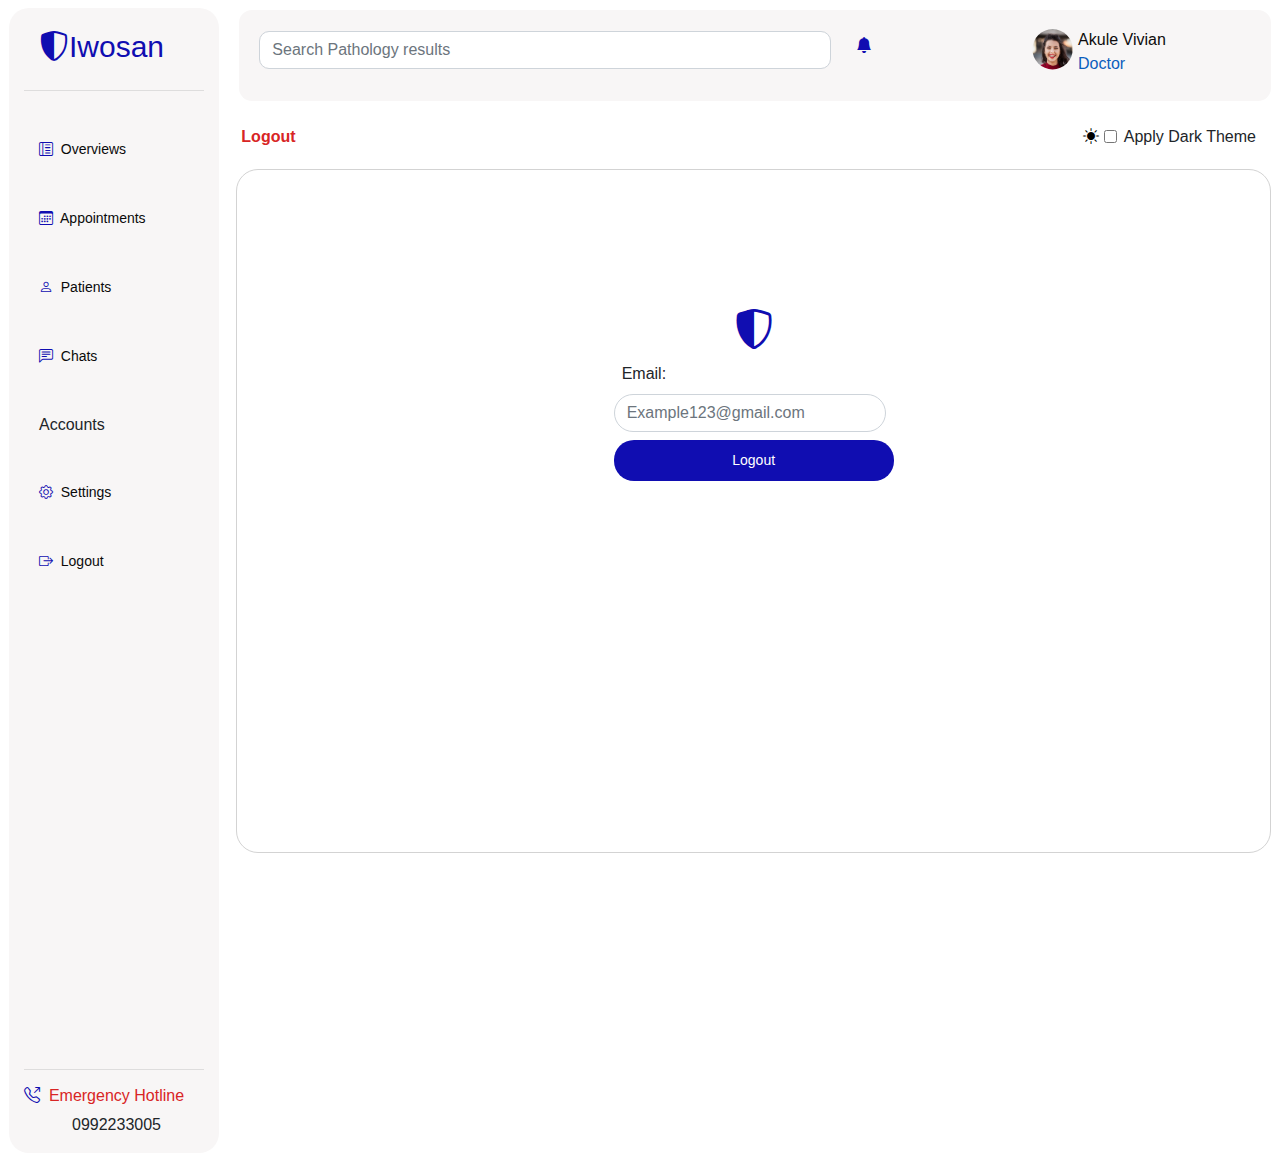
<file: AdminPanel/index.html>
<!DOCTYPE html>
<html lang="en">

<head>
    <meta charset="UTF-8">
    <meta http-equiv="X-UA-Compatible" content="IE=edge">
    <meta name="viewport" content="width=device-width, initial-scale=1.0">
    <meta http-equiv="refresh" content="url='/patients.html'" />
    <meta http-equiv="refresh" content="url='/chat.html'" />
    <meta http-equiv="refresh" content="url='/signin.html'" />
    <link href="https://fonts.googleapis.com/icon?family=Material+Icons" rel="stylesheet">
    <link rel="stylesheet" href="https://cdn.jsdelivr.net/npm/bootstrap@4.6.1/dist/css/bootstrap.min.css">
    <link rel="stylesheet" href="https://pro.fontawesome.com/releases/v5.10.0/css/all.css" integrity="sha384-AYmEC3Yw5cVb3ZcuHtOA93w35dYTsvhLPVnYs9eStHfGJvOvKxVfELGroGkvsg+p" crossorigin="anonymous" />
    <link rel="stylesheet" href="https://cdnjs.cloudflare.com/ajax/libs/font-awesome/4.7.0/css/font-awesome.min.css">
    <link rel="stylesheet" href="https://cdn.jsdelivr.net/npm/bootstrap-icons@1.7.2/font/bootstrap-icons.css">
    <link href="https://cdn.jsdelivr.net/npm/bootstrap@5.0.2/dist/css/bootstrap.min.css" rel="stylesheet" integrity="sha384-EVSTQN3/azprG1Anm3QDgpJLIm9Nao0Yz1ztcQTwFspd3yD65VohhpuuCOmLASjC" crossorigin="anonymous">
    <link rel="stylesheet" href="./css/style.css">
    <title>Admin Dashboard</title>
</head>

<body>
    <div class="container-fluid pl-4 pr-4 ml-0 mr-0 ">
        <div class="row">
            <nav class="col-lg-2  navbar-expand-lg side-bar">
                <div class="side-menu">
                    <a class="navbar-brand pt-3 color"><i class="bi bi-shield-shaded"></i>Iwosan</a>
                    <button class="navbar-toggler text-left" type="button" data-toggle="collapse" data-target="#navbarsExample05" aria-controls="navbarsExample05" aria-expanded="false" aria-label="Toggle navigation">
                        <span class="navbar-toggler-icon hamburger"><i class="bi bi-list"></i></span>
                      </button>
                    <hr class="emergancy">
                    <div class="navbar-collapse collapse" id="navbarsExample05">
                        <ul class="mt-2  list-unstyled ">
                            <a href="#" class="list-items">
                                <li class="mt-4"> <i class="bi bi-layout-text-sidebar-reverse"></i>&nbsp; Overviews</li>
                            </a>
                            <a href="#" class="list-items">
                                <li class="mt-5"><i class="bi bi-calendar3"></i>&nbsp; Appointments</li>
                            </a>
                            <a href="patients.html" class="list-items">
                                <li class="mt-5"><i class="bi bi-person"></i>&nbsp; Patients</li>
                            </a>
                            <a href="/chat.html" class="list-items">
                                <li class="mt-5"><i class="bi bi-chat-left-text"></i>&nbsp; Chats</li>
                            </a>
                            <h6 class="mt-5">Accounts</h6>
                            <a href="#" class="list-items">
                                <li class="mt-5"><i class="bi bi-gear"></i>&nbsp; Settings</li>
                            </a>
                            <a href="./Signin.html" class="list-items">
                                <li class="mt-5"><i class="bi bi-box-arrow-right"></i>&nbsp; Logout</li>
                            </a>
                        </ul>
                    </div>
                </div>

                <hr class="emergancy">
                <div class="emergancy">
                    <h6 class="emergancy-heading"><i class="bi bi-telephone-outbound"></i>&nbsp; Emergency Hotline</h6>
                    <p class="ml-5">0992233005 </p>
                </div>
            </nav>
            <div class="col-lg-10 col-md-12">
                <div class="row search-bar">
                    <div class="col-lg-7 mt-2">
                        <div>
                            <input type="email" class="form-control header-input" id="exampleInputEmail1" aria-describedby="emailHelp" placeholder="Search Pathology results">
                        </div>
                    </div>
                    <div class="col-lg-2 d-flex justify-content-start mt-4 notifiction-icon">
                        <i class="bi bi-bell-fill"></i>
                    </div>
                    <div class="col-lg-3 mt-3 d-flex justify-content-start user-profile-div">
                        <img src="./images/img4.jpg" class="user-img">
                        <a class="user-profile">Akule Vivian
                            <br>
                           <span class="designation">Doctor</span>
                        </a>

                    </div>

                </div>




                <div class="row mt-4">
                    <div class="col-lg-6">
                        <a href="./Signin.html" class="logout">Logout</a>
                    </div>
                    <div class="col-lg-6 d-flex justify-content-end dark-theme">
                        <i class="bi bi-brightness-high-fill "></i>&nbsp;
                        <div class="form-check form-switch">
                            <input onchange="myFuncton()" class="form-check-input" type="checkbox" id="flexSwitchCheckDefault">
                            <label class="form-check-label" for="flexSwitchCheckDefault">Apply Dark Theme</label>
                        </div>
                    </div>
                </div>

                <div class="row justify-content-center demention">
                    <div class="col-lg-12 main-content">
                        <div class="mt-3">
                            <h1 class="d-flex justify-content-center"><i class="bi bi-shield-shaded"></i></h1>
                            <label class="ml-2" for="email">Email:</label>
                            <input class="form-control main-input" type="text" placeholder="Example123@gmail.com" aria-label="default input example">
                            <button type="button" class="btn btn-primary main-btn mt-2">Logout</button>
                        </div>
                    </div>
                </div>


            </div>
        </div>
    </div>
</body>
<script src="https://cdn.jsdelivr.net/npm/jquery@3.5.1/dist/jquery.slim.min.js"></script>
<script src="https://cdn.jsdelivr.net/npm/bootstrap@4.6.1/dist/js/bootstrap.bundle.min.js"></script>
<script src="https://cdn.jsdelivr.net/npm/@popperjs/core@2.9.2/dist/umd/popper.min.js" integrity="sha384-IQsoLXl5PILFhosVNubq5LC7Qb9DXgDA9i+tQ8Zj3iwWAwPtgFTxbJ8NT4GN1R8p" crossorigin="anonymous"></script>
<script src="https://cdn.jsdelivr.net/npm/bootstrap@5.0.2/dist/js/bootstrap.min.js" integrity="sha384-cVKIPhGWiC2Al4u+LWgxfKTRIcfu0JTxR+EQDz/bgldoEyl4H0zUF0QKbrJ0EcQF" crossorigin="anonymous"></script>
<script>
    function myFunction() {
        var element = document.body;
        element.classList.toggle("dark-mode");
    }
</script>

</html>
</file>
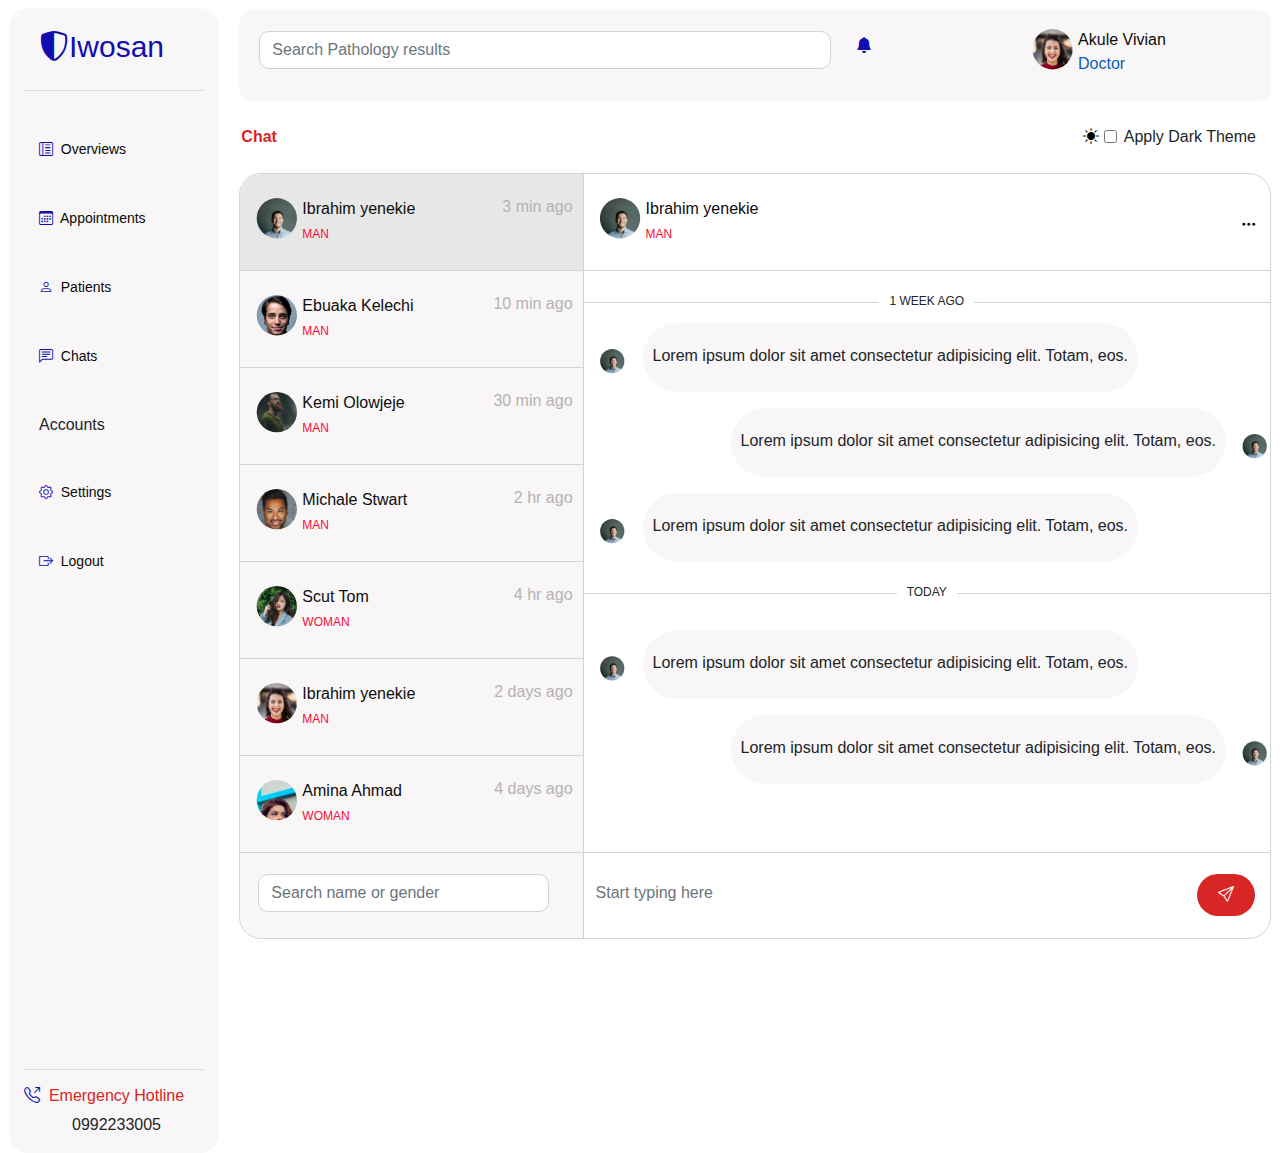
<file: AdminPanel/chat.html>
<!DOCTYPE html>
<html lang="en">

<head>
    <meta charset="UTF-8">
    <meta http-equiv="X-UA-Compatible" content="IE=edge">
    <meta name="viewport" content="width=device-width, initial-scale=1.0">
    <link href="https://fonts.googleapis.com/icon?family=Material+Icons" rel="stylesheet">
    <link rel="stylesheet" href="https://cdn.jsdelivr.net/npm/bootstrap@4.6.1/dist/css/bootstrap.min.css">
    <link rel="stylesheet" href="https://pro.fontawesome.com/releases/v5.10.0/css/all.css" integrity="sha384-AYmEC3Yw5cVb3ZcuHtOA93w35dYTsvhLPVnYs9eStHfGJvOvKxVfELGroGkvsg+p" crossorigin="anonymous" />
    <link rel="stylesheet" href="https://cdnjs.cloudflare.com/ajax/libs/font-awesome/4.7.0/css/font-awesome.min.css">
    <link rel="stylesheet" href="https://cdn.jsdelivr.net/npm/bootstrap-icons@1.7.2/font/bootstrap-icons.css">
    <link href="https://cdn.jsdelivr.net/npm/bootstrap@5.0.2/dist/css/bootstrap.min.css" rel="stylesheet" integrity="sha384-EVSTQN3/azprG1Anm3QDgpJLIm9Nao0Yz1ztcQTwFspd3yD65VohhpuuCOmLASjC" crossorigin="anonymous">
    <link rel="stylesheet" href="./css/style.css">
    <title>Chat</title>
</head>

<body>
    <div class="container-fluid pl-4 pr-4 ml-0 mr-0 ">
        <div class="row">
            <nav class="col-lg-2  navbar-expand-lg side-bar">
                <div class="side-menu">
                    <a class="navbar-brand pt-3 color"><i class="bi bi-shield-shaded"></i>Iwosan</a>
                    <button class="navbar-toggler text-left" type="button" data-toggle="collapse" data-target="#navbarsExample05" aria-controls="navbarsExample05" aria-expanded="false" aria-label="Toggle navigation">
                        <span class="navbar-toggler-icon hamburger"><i class="bi bi-list"></i></span>
                      </button>
                    <hr class="emergancy">
                    <div class="navbar-collapse collapse" id="navbarsExample05">
                        <ul class="mt-2  list-unstyled ">
                            <a href="./index.html" class="list-items">
                                <li class="mt-4"> <i class="bi bi-layout-text-sidebar-reverse"></i>&nbsp; Overviews</li>
                            </a>
                            <a href="#" class="list-items">
                                <li class="mt-5"><i class="bi bi-calendar3"></i>&nbsp; Appointments</li>
                            </a>
                            <a href="patients.html" class="list-items">
                                <li class="mt-5"><i class="bi bi-person"></i>&nbsp; Patients</li>
                            </a>
                            <a href="./chat.html" class="list-items">
                                <li class="mt-5"><i class="bi bi-chat-left-text"></i>&nbsp; Chats</li>
                            </a>
                            <h6 class="mt-5">Accounts</h6>
                            <a href="#" class="list-items">
                                <li class="mt-5"><i class="bi bi-gear"></i>&nbsp; Settings</li>
                            </a>
                            <a href="./Signin.html" class="list-items">
                                <li class="mt-5"><i class="bi bi-box-arrow-right"></i>&nbsp; Logout</li>
                            </a>
                        </ul>
                    </div>
                </div>

                <hr class="emergancy">
                <div class="emergancy">
                    <h6 class="emergancy-heading"><i class="bi bi-telephone-outbound"></i>&nbsp; Emergency Hotline</h6>
                    <p class="ml-5">0992233005 </p>
                </div>
            </nav>
            <div class="col-lg-10 col-md-12">
                <div class="row search-bar">
                    <div class="col-lg-7 mt-2">
                        <div>
                            <input type="email" class="form-control header-input" id="exampleInputEmail1" aria-describedby="emailHelp" placeholder="Search Pathology results">
                        </div>
                    </div>
                    <div class="col-lg-2 d-flex justify-content-start mt-4 notifiction-icon">
                        <i class="bi bi-bell-fill"></i>
                    </div>
                    <div class="col-lg-3 mt-3 d-flex justify-content-start user-profile-div">
                        <img src="./images/img4.jpg" class="user-img">
                        <a class="user-profile">Akule Vivian
                            <br>
                           <span class="designation">Doctor</span>
                        </a>

                    </div>

                </div>




                <div class="row mt-4">
                    <div class="col-lg-6">
                        <a href="#" class="logout">Chat</a>
                    </div>
                    <div class="col-lg-6 d-flex justify-content-end dark-theme">
                        <i class="bi bi-brightness-high-fill "></i>&nbsp;
                        <div class="form-check form-switch">
                            <input class="form-check-input" type="checkbox" id="flexSwitchCheckDefault">
                            <label class="form-check-label" for="flexSwitchCheckDefault">Apply Dark Theme</label>
                        </div>
                    </div>
                </div>
                <div class="row mt-4 chat-container">
                    <div class="col-lg-4 pl-0 pr-0" style="border-right: 1px solid lightgray;">
                        <div class="sidebar-header d-flex justify-content-between">
                            <div class="d-flex">
                                <img src="./images/ben-parker-OhKElOkQ3RE-unsplash.jpg" class="user-img">
                                <a class="user-profile">Ibrahim yenekie
                                    <br>
                                    <span class="gender">MAN</span>
                                </a>
                            </div>
                            <div class="text-color">
                                3 min ago
                            </div>




                        </div>

                        <div class="sidebar-items">
                            <div class="d-flex">
                                <img src="./images/jurica-koletic-7YVZYZeITc8-unsplash.jpg" class="user-img">
                                <a class="user-profile">Ebuaka Kelechi
                                    <br>
                                    <span class="gender">MAN</span>
                                </a>
                            </div>
                            <div class="text-color">
                                10 min ago
                            </div>

                        </div>
                        <div class="sidebar-items">
                            <div class="d-flex">
                                <img src="./images/jakob-owens-lkMJcGDZLVs-unsplash.jpg" class="user-img">
                                <a class="user-profile">Kemi Olowjeje
                                    <br>
                                    <span class="gender">MAN</span>
                                </a>
                            </div>
                            <div class="text-color">
                                30 min ago
                            </div>
                        </div>
                        <div class="sidebar-items">
                            <div class="d-flex">
                                <img src="./images/joseph-gonzalez-iFgRcqHznqg-unsplash.jpg" class="user-img">
                                <a class="user-profile">Michale Stwart
                                    <br>
                                    <span class="gender">MAN</span>
                                </a>
                            </div>
                            <div class="text-color">
                                2 hr ago
                            </div>
                        </div>
                        <div class="sidebar-items">
                            <div class="d-flex">
                                <img src="./images/anthony-tran-3Xkms-gMvZg-unsplash.jpg" class="user-img">
                                <a class="user-profile">Scut Tom
                                    <br>
                                    <span class="gender">WOMAN</span>
                                </a>
                            </div>
                            <div class="text-color">
                                4 hr ago
                            </div>
                        </div>
                        <div class="sidebar-items">
                            <div class="d-flex">
                                <img src="./images/img4.jpg" class="user-img">
                                <a class="user-profile">Ibrahim yenekie
                                    <br>
                                    <span class="gender">MAN</span>
                                </a>
                            </div>
                            <div class="text-color">
                                2 days ago
                            </div>
                        </div>
                        <div class="sidebar-items">
                            <div class="d-flex">
                                <img src="./images/ayo-ogunseinde-6W4F62sN_yI-unsplash.jpg" class="user-img">
                                <a class="user-profile">Amina Ahmad
                                    <br>
                                    <span class="gender">WOMAN</span>
                                </a>
                            </div>
                            <div class="text-color">
                                4 days ago
                            </div>
                        </div>
                        <div class="sidebar-lastitem">
                            <input type="text" class="form-control sidebar-search" placeholder="Search name or gender">
                        </div>

                    </div>
                    <div class="col-lg-8  pl-0 pr-0">
                        <div class="chat-header d-flex justify-content-between">
                            <div class="d-flex">
                                <img src="./images/ben-parker-OhKElOkQ3RE-unsplash.jpg" class="user-img">
                                <a class="user-profile">Ibrahim yenekie
                                    <br>
                                    <span class="gender">MAN</span>
                                </a>
                            </div>
                            <div class="dropdown d-flex justify-content-end mt-16">
                                <button class="btn dot-btn  " type="button" id="dropdownMenuButton" data-toggle="dropdown" aria-haspopup="true" aria-expanded="false">
                                   <div class="fs-4 dot-menu">
                                    <i class="bi bi-three-dots "></i>
                                   </div>
                                </button>
                                <div class="dropdown-menu" aria-labelledby="dropdownMenuButton">
                                    <a class="dropdown-item fs-12 " href="#">CHAT</a>
                                    <hr class="m-0">
                                    <a class="dropdown-item fs-12" href="#">BOOK</a>

                                </div>
                            </div>


                        </div>
                        <div class="row">
                            <div class="col-lg-12">
                                <div>
                                    <p class="chat-time"><span>1 WEEK AGO</span></p>

                                </div>
                            </div>
                            <div class="col-lg-12 d-flex">
                                <img src="./images/ben-parker-OhKElOkQ3RE-unsplash.jpg" class="chat-img">
                                <div class="message">
                                    Lorem ipsum dolor sit amet consectetur adipisicing elit. Totam, eos.
                                </div>
                            </div>
                            <div class="col-lg-12 d-flex justify-content-end mt-3">
                                <div class="message">
                                    Lorem ipsum dolor sit amet consectetur adipisicing elit. Totam, eos.
                                </div>
                                <img src="./images/ben-parker-OhKElOkQ3RE-unsplash.jpg" class="chat-img">
                            </div>
                            <div class="col-lg-12 d-flex mt-3">
                                <img src="./images/ben-parker-OhKElOkQ3RE-unsplash.jpg" class="chat-img">
                                <div class="message">
                                    Lorem ipsum dolor sit amet consectetur adipisicing elit. Totam, eos.
                                </div>
                            </div>
                            <div class="col-lg-12">
                                <div>
                                    <p class="chat-time"><span>TODAY</span></p>

                                </div>
                            </div>
                            <div class="col-lg-12 d-flex mt-3">
                                <img src="./images/ben-parker-OhKElOkQ3RE-unsplash.jpg" class="chat-img">
                                <div class="message">
                                    Lorem ipsum dolor sit amet consectetur adipisicing elit. Totam, eos.
                                </div>
                            </div>
                            <div class="col-lg-12 d-flex justify-content-end mt-3">
                                <div class="message">
                                    Lorem ipsum dolor sit amet consectetur adipisicing elit. Totam, eos.
                                </div>
                                <img src="./images/ben-parker-OhKElOkQ3RE-unsplash.jpg" class="chat-img">
                            </div>


                        </div>
                        <div class="chat-footer d-flex justify-content-between">
                            <div class="col-lg-9 pl-0">
                                <input class="form-control pl-0 footer-search" placeholder="Start typing here">
                            </div>
                            <div class="col-lg-3 d-flex justify-content-end">
                                <button class="btn footer-btn"><i class="bi bi-send"></i></button>

                            </div>
                        </div>


                    </div>

                </div>
            </div>






        </div>
    </div>
    </div>
</body>
<script src="https://cdn.jsdelivr.net/npm/jquery@3.5.1/dist/jquery.slim.min.js"></script>
<script src="https://cdn.jsdelivr.net/npm/bootstrap@4.6.1/dist/js/bootstrap.bundle.min.js"></script>
<script src="https://cdn.jsdelivr.net/npm/@popperjs/core@2.9.2/dist/umd/popper.min.js" integrity="sha384-IQsoLXl5PILFhosVNubq5LC7Qb9DXgDA9i+tQ8Zj3iwWAwPtgFTxbJ8NT4GN1R8p" crossorigin="anonymous"></script>
<script src="https://cdn.jsdelivr.net/npm/bootstrap@5.0.2/dist/js/bootstrap.min.js" integrity="sha384-cVKIPhGWiC2Al4u+LWgxfKTRIcfu0JTxR+EQDz/bgldoEyl4H0zUF0QKbrJ0EcQF" crossorigin="anonymous"></script>

</html>
</file>
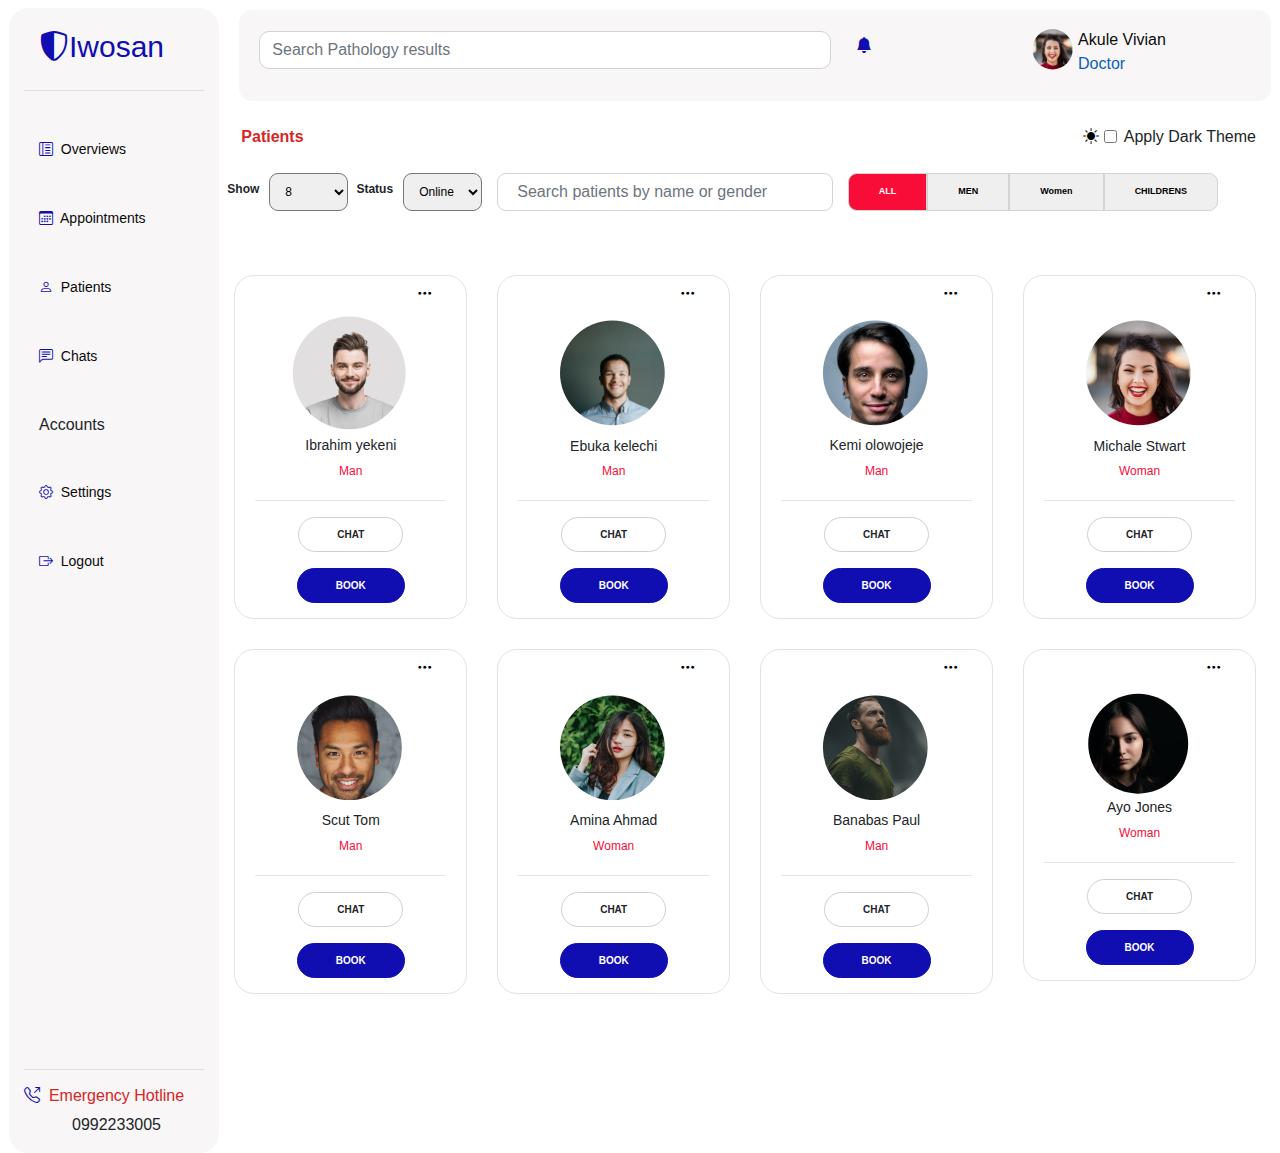
<file: AdminPanel/patients.html>
<!DOCTYPE html>
<html lang="en">

<head>
    <meta charset="UTF-8">
    <meta http-equiv="X-UA-Compatible" content="IE=edge">
    <meta name="viewport" content="width=device-width, initial-scale=1.0">
    <link href="https://fonts.googleapis.com/icon?family=Material+Icons" rel="stylesheet">
    <link rel="stylesheet" href="https://cdn.jsdelivr.net/npm/bootstrap@4.6.1/dist/css/bootstrap.min.css">
    <link rel="stylesheet" href="https://pro.fontawesome.com/releases/v5.10.0/css/all.css" integrity="sha384-AYmEC3Yw5cVb3ZcuHtOA93w35dYTsvhLPVnYs9eStHfGJvOvKxVfELGroGkvsg+p" crossorigin="anonymous" />
    <link rel="stylesheet" href="https://cdnjs.cloudflare.com/ajax/libs/font-awesome/4.7.0/css/font-awesome.min.css">
    <link rel="stylesheet" href="https://cdn.jsdelivr.net/npm/bootstrap-icons@1.7.2/font/bootstrap-icons.css">
    <link href="https://cdn.jsdelivr.net/npm/bootstrap@5.0.2/dist/css/bootstrap.min.css" rel="stylesheet" integrity="sha384-EVSTQN3/azprG1Anm3QDgpJLIm9Nao0Yz1ztcQTwFspd3yD65VohhpuuCOmLASjC" crossorigin="anonymous">
    <link rel="stylesheet" href="./css/style.css">
    <title>Patients</title>
</head>

<body>
    <div class="container-fluid pl-4 pr-4 ml-0 mr-0 ">
        <div class="row">
            <nav class="col-lg-2  navbar-expand-lg side-bar">
                <div class="side-menu">
                    <a class="navbar-brand pt-3 color"><i class="bi bi-shield-shaded"></i>Iwosan</a>
                    <button class="navbar-toggler text-left" type="button" data-toggle="collapse" data-target="#navbarsExample05" aria-controls="navbarsExample05" aria-expanded="false" aria-label="Toggle navigation">
                        <span class="navbar-toggler-icon hamburger"><i class="bi bi-list"></i></span>
                      </button>
                    <hr class="emergancy">
                    <div class="navbar-collapse collapse" id="navbarsExample05">
                        <ul class="mt-2  list-unstyled ">
                            <a href="/index.html" class="list-items">
                                <li class="mt-4"> <i class="bi bi-layout-text-sidebar-reverse"></i>&nbsp; Overviews</li>
                            </a>
                            <a href="#" class="list-items">
                                <li class="mt-5"><i class="bi bi-calendar3"></i>&nbsp; Appointments</li>
                            </a>
                            <a href="./patients.html" class="list-items">
                                <li class="mt-5"><i class="bi bi-person"></i>&nbsp; Patients</li>
                            </a>
                            <a href="./chat.html" class="list-items">
                                <li class="mt-5"><i class="bi bi-chat-left-text"></i>&nbsp; Chats</li>
                            </a>
                            <h6 class="mt-5">Accounts</h6>
                            <a href="#" class="list-items">
                                <li class="mt-5"><i class="bi bi-gear"></i>&nbsp; Settings</li>
                            </a>
                            <a href="./Signin.html" class="list-items">
                                <li class="mt-5"><i class="bi bi-box-arrow-right"></i>&nbsp; Logout</li>
                            </a>
                        </ul>
                    </div>
                </div>

                <hr class="emergancy">
                <div class="emergancy">
                    <h6 class="emergancy-heading"><i class="bi bi-telephone-outbound"></i>&nbsp; Emergency Hotline</h6>
                    <p class="ml-5">0992233005 </p>
                </div>
            </nav>
            <div class="col-lg-10 col-md-12">
                <div class="row search-bar">
                    <div class="col-lg-7 mt-2">
                        <div>
                            <input type="email" class="form-control header-input" id="exampleInputEmail1" aria-describedby="emailHelp" placeholder="Search Pathology results">
                        </div>
                    </div>
                    <div class="col-lg-2 d-flex justify-content-start mt-4 notifiction-icon">
                        <i class="bi bi-bell-fill"></i>
                    </div>
                    <div class="col-lg-3 mt-3 d-flex justify-content-start user-profile-div">
                        <img src="./images/img4.jpg" class="user-img">
                        <a class="user-profile">Akule Vivian
                            <br>
                           <span class="designation">Doctor</span>
                        </a>

                    </div>

                </div>




                <div class="row mt-4">
                    <div class="col-lg-6">
                        <a href="#" class="logout">Patients</a>
                    </div>
                    <div class="col-lg-6 d-flex justify-content-end dark-theme">
                        <i class="bi bi-brightness-high-fill "></i>&nbsp;
                        <div class="form-check form-switch">
                            <input class="form-check-input" type="checkbox" id="flexSwitchCheckDefault">
                            <label class="form-check-label" for="flexSwitchCheckDefault">Apply Dark Theme</label>
                        </div>
                    </div>
                </div>

                <div class="row mt-4">
                    <div class="col-xl-3 col-lg-6 col-md-6 col-sm-6 d-flex pr-0 pl-0  justify-content-center ">

                        <label for="status" class="dropdown-font">Show</label>
                        <select class="form-select form-select-lg mb-3 select-dropdown" aria-label=".form-select-lg example">
                                    <option selected class="option-dropdown">8</option>
                                    <option value="1">1</option>
                                    <option value="1">2</option>
                                    <option value="1">3</option>
                                    <option value="1">4</option>
                                  </select>
                        <label for="status" class="dropdown-font">Status</label>
                        <select class="form-select form-select-lg mb-3 select-dropdown" aria-label=".form-select-lg example">
                                    <option selected>Online</option>
                                    <option value="1">Offline</option>
                                  </select>

                    </div>
                    <div class="col-xl-4 col-lg-6 col-md-6 col-sm-6 pr-0 ">
                        <input type="email" class="form-control nav-input" id="exampleInputEmail1" aria-describedby="emailHelp" placeholder="Search patients by name or gender">
                    </div>
                    <div class="col-xl-5 col-lg-8 col-md-8 col-sm-8  button-grp">
                        <ul class="nav nav-pills mb-3 " id="pills-tab" role="tablist">
                            <li class="nav-item" role="presentation">
                                <button class="nav-link p-100 active " id="pills-home-tab" data-bs-toggle="pill" data-bs-target="#pills-home" type="button" role="tab" aria-controls="pills-home" style="border-radius: 9px 0 0 9px;" aria-selected="true">ALL</button>
                            </li>
                            <li class="nav-item" role="presentation">
                                <button class="nav-link p-100" id="pills-profile-tab" data-bs-toggle="pill" data-bs-target="#pills-profile" type="button" role="tab" aria-controls="pills-profile" aria-selected="false">MEN</button>
                            </li>
                            <li class="nav-item" role="presentation">
                                <button class="nav-link p-100" id="pills-contact-tab" data-bs-toggle="pill" data-bs-target="#pills-contact" type="button" role="tab" aria-controls="pills-contact" aria-selected="false">Women</button>
                            </li>
                            <li class="nav-item" role="presentation">
                                <button class="nav-link p-100" id="pills-childrens-tab" data-bs-toggle="pill" data-bs-target="#pills-childrens" type="button" role="tab" aria-controls="pills-childrens" style="border-radius: 0 9px 9px 0;" aria-selected="false">CHILDRENS</button>
                            </li>

                        </ul>

                        <!-- <div class="btn-group" role="group" aria-label="Basic example">
                            <button type="button" class="btn nav-btn active ">ALL</button>
                            <button type="button" class="btn nav-btn" style="outline: 0;">MEN</button>
                            <button type="button" class="btn nav-btn">WOMEN</button>
                            <button type="button" class="btn nav-btn">CHILDREN</button>
                        </div> -->
                    </div>

                </div>
                <div class="tab-content" id="pills-tabContent">
                    <div class="tab-pane fade show active" id="pills-home" role="tabpanel" aria-labelledby="pills-home-tab">
                        <div class="row mt-5 ">
                            <div class="col-lg-3 col-md-6 col-sm-6  mb-30 text-center">

                                <div class="block1 position-relative">

                                    <div class="dropdown d-flex justify-content-end mt-16">
                                        <button class="btn dot-btn  " type="button" id="dropdownMenuButton" data-toggle="dropdown" aria-haspopup="true" aria-expanded="false">
                                           <div class="fs-4 dot-menu">
                                            <i class="bi bi-three-dots "></i>
                                           </div>
                                        </button>
                                        <div class="dropdown-menu" aria-labelledby="dropdownMenuButton">
                                            <a class="dropdown-item fs-12 " href="#">CHAT</a>
                                            <hr class="m-0">
                                            <a class="dropdown-item fs-12" href="#">BOOK</a>

                                        </div>
                                    </div>
                                    <div><img src="images/imge2.jpg" class="card-img w-161"></div>
                                    <h6 class="f1-style">Ibrahim yekeni</h6>
                                    <p class="mb-20  gender">Man</p>
                                    <hr>
                                    <div class="mb-3">
                                        <button type="button" class="btn chat-btn">CHAT</button>
                                    </div>
                                    <div>
                                        <button type="button" class="btn btn-primary book-btn">BOOK</button>
                                    </div>

                                </div>
                            </div>
                            <div class="col-lg-3 col-md-6 col-sm-6  mb-30 text-center">
                                <div class="block1 position-relative">
                                    <div class="dropdown d-flex justify-content-end mt-16">
                                        <button class="btn  " type="button" id="dropdownMenuButton" data-toggle="dropdown" aria-haspopup="true" aria-expanded="false">
                                           <div class="fs-4 dot-menu">
                                            <i class="bi bi-three-dots "></i>
                                           </div>
                                        </button>
                                        <div class="dropdown-menu" aria-labelledby="dropdownMenuButton">
                                            <a class="dropdown-item fs-12" href="#">CHAT</a>
                                            <hr class="m-0">
                                            <a class="dropdown-item fs-12" href="#">BOOK</a>

                                        </div>
                                    </div>
                                    <img src="images/ben-parker-OhKElOkQ3RE-unsplash.jpg" class="card-img">
                                    <h6 class="f1-style">Ebuka kelechi</h6>
                                    <p class="mb-20  gender">Man</p>
                                    <hr>
                                    <div class="mb-3">
                                        <button type="button" class="btn chat-btn">CHAT</button>
                                    </div>
                                    <div>
                                        <button type="button" class="btn btn-primary book-btn">BOOK</button>
                                    </div>

                                </div>
                            </div>
                            <div class="col-lg-3 col-md-6 col-sm-6  mb-30 text-center">
                                <div class="block1 position-relative">
                                    <div class="dropdown d-flex justify-content-end mt-16">
                                        <button class="btn  " type="button" id="dropdownMenuButton" data-toggle="dropdown" aria-haspopup="true" aria-expanded="false">
                                           <div class="fs-4 dot-menu">
                                            <i class="bi bi-three-dots "></i>
                                           </div>
                                        </button>
                                        <div class="dropdown-menu" aria-labelledby="dropdownMenuButton">
                                            <a class="dropdown-item fs-12" href="#">CHAT</a>
                                            <hr class="m-0">
                                            <a class="dropdown-item fs-12" href="#">BOOK </a>

                                        </div>
                                    </div>
                                    <img src="images/jurica-koletic-7YVZYZeITc8-unsplash.jpg" class="card-img">
                                    <h6 class="f1-style">Kemi olowojeje</h6>
                                    <p class="mb-20  gender">Man</p>
                                    <hr>
                                    <div class="mb-3">
                                        <button type="button" class="btn chat-btn">CHAT</button>
                                    </div>
                                    <div>
                                        <button type="button" class="btn btn-primary book-btn">BOOK</button>
                                    </div>

                                </div>
                            </div>
                            <div class="col-lg-3 col-md-6 col-sm-6  mb-30 text-center">
                                <div class="block1 position-relative">
                                    <div class="dropdown d-flex justify-content-end mt-16">
                                        <button class="btn  " type="button" id="dropdownMenuButton" data-toggle="dropdown" aria-haspopup="true" aria-expanded="false">
                                           <div class="fs-4 dot-menu">
                                            <i class="bi bi-three-dots "></i>
                                           </div>
                                        </button>
                                        <div class="dropdown-menu" aria-labelledby="dropdownMenuButton">
                                            <a class="dropdown-item fs-12" href="#">CHAT</a>
                                            <hr class="m-0">
                                            <a class="dropdown-item fs-12" href="#">BOOK</a>

                                        </div>
                                    </div>
                                    <img src="images/img4.jpg" class="card-img">
                                    <h6 class="f1-style">Michale Stwart</h6>
                                    <p class="mb-20  gender">Woman</p>
                                    <hr>
                                    <div class="mb-3">
                                        <button type="button" class="btn chat-btn">CHAT</button>
                                    </div>
                                    <div>
                                        <button type="button" class="btn btn-primary book-btn">BOOK</button>
                                    </div>

                                </div>
                            </div>

                            <div class="col-lg-3 col-md-6 col-sm-6  mb-30 text-center">
                                <div class="block1 position-relative">
                                    <div class="dropdown d-flex justify-content-end mt-16">
                                        <button class="btn  " type="button" id="dropdownMenuButton" data-toggle="dropdown" aria-haspopup="true" aria-expanded="false">
                                           <div class="fs-4 dot-menu">
                                            <i class="bi bi-three-dots "></i>
                                           </div>
                                        </button>
                                        <div class="dropdown-menu" aria-labelledby="dropdownMenuButton">
                                            <a class="dropdown-item fs-12" href="#">CHAT</a>
                                            <hr class="m-0">
                                            <a class="dropdown-item fs-12" href="#">BOOK</a>

                                        </div>
                                    </div>
                                    <img src="images/joseph-gonzalez-iFgRcqHznqg-unsplash.jpg" class="card-img">
                                    <h6 class="f1-style">Scut Tom</h6>
                                    <p class="mb-20  gender">Man</p>
                                    <hr>
                                    <div class="mb-3">
                                        <button type="button" class="btn chat-btn">CHAT</button>
                                    </div>
                                    <div>
                                        <button type="button" class="btn btn-primary book-btn">BOOK</button>
                                    </div>

                                </div>
                            </div>
                            <div class="col-lg-3 col-md-6 col-sm-6  mb-30 text-center">
                                <div class="block1 position-relative">
                                    <div class="dropdown d-flex justify-content-end mt-16">
                                        <button class="btn  " type="button" id="dropdownMenuButton" data-toggle="dropdown" aria-haspopup="true" aria-expanded="false">
                                           <div class="fs-4 dot-menu">
                                            <i class="bi bi-three-dots "></i>
                                           </div>
                                        </button>
                                        <div class="dropdown-menu" aria-labelledby="dropdownMenuButton">
                                            <a class="dropdown-item fs-12" href="#">CHAT</a>
                                            <hr class="m-0">
                                            <a class="dropdown-item fs-12" href="#">BOOK</a>

                                        </div>
                                    </div>
                                    <img src="images/anthony-tran-3Xkms-gMvZg-unsplash.jpg" class="card-img">
                                    <h6 class="f1-style">Amina Ahmad</h6>
                                    <p class="mb-20  gender">Woman</p>
                                    <hr>
                                    <div class="mb-3">
                                        <button type="button" class="btn chat-btn">CHAT</button>
                                    </div>
                                    <div>
                                        <button type="button" class="btn btn-primary book-btn">BOOK</button>
                                    </div>

                                </div>
                            </div>
                            <div class="col-lg-3 col-md-6 col-sm-6  mb-30 text-center">
                                <div class="block1 position-relative">
                                    <div class="dropdown d-flex justify-content-end mt-16">
                                        <button class="btn  " type="button" id="dropdownMenuButton" data-toggle="dropdown" aria-haspopup="true" aria-expanded="false">
                                           <div class="fs-4 dot-menu">
                                            <i class="bi bi-three-dots "></i>
                                           </div>
                                        </button>
                                        <div class="dropdown-menu" aria-labelledby="dropdownMenuButton">
                                            <a class="dropdown-item fs-12" href="#">CHAT</a>
                                            <hr class="m-0">
                                            <a class="dropdown-item fs-12" href="#">BOOK </a>

                                        </div>
                                    </div>
                                    <img src="images/jakob-owens-lkMJcGDZLVs-unsplash.jpg" class="card-img">
                                    <h6 class="f1-style">Banabas Paul</h6>
                                    <p class="mb-20  gender">Man</p>
                                    <hr>
                                    <div class="mb-3">
                                        <button type="button" class="btn chat-btn">CHAT</button>
                                    </div>
                                    <div>
                                        <button type="button" class="btn btn-primary book-btn">BOOK</button>
                                    </div>

                                </div>
                            </div>
                            <div class="col-lg-3 col-md-6 col-sm-6  mb-30 text-center">
                                <div class="block1 position-relative">
                                    <div class="dropdown d-flex justify-content-end mt-16">
                                        <button class="btn  " type="button" id="dropdownMenuButton" data-toggle="dropdown" aria-haspopup="true" aria-expanded="false">
                                           <div class="fs-4 dot-menu">
                                            <i class="bi bi-three-dots "></i>
                                           </div>
                                        </button>
                                        <div class="dropdown-menu" aria-labelledby="dropdownMenuButton">
                                            <a class="dropdown-item fs-12" href="#">CHAT</a>
                                            <hr class="m-0">
                                            <a class="dropdown-item fs-12" href="#">BOOK </a>

                                        </div>
                                    </div>
                                    <img src="images/kirill-balobanov-sRPbVu7FOsw-unsplash.jpg" class="card-img">
                                    <h6 class="f1-style">Ayo Jones</h6>
                                    <p class="mb-20  gender">Woman</p>
                                    <hr>
                                    <div class="mb-3">
                                        <button type="button" class="btn chat-btn">CHAT</button>
                                    </div>
                                    <div>
                                        <button type="button" class="btn btn-primary book-btn">BOOK</button>
                                    </div>

                                </div>
                            </div>
                        </div>
                    </div>
                    <div class="tab-pane fade" id="pills-profile" role="tabpanel" aria-labelledby="pills-profile-tab">
                        <div class="row mt-5 ">
                            <div class="col-lg-3 col-md-6 col-sm-6  mb-30 text-center">

                                <div class="block1 position-relative">

                                    <div class="dropdown d-flex justify-content-end mt-16">
                                        <button class="btn dot-btn  " type="button" id="dropdownMenuButton" data-toggle="dropdown" aria-haspopup="true" aria-expanded="false">
                                           <div class="fs-4 dot-menu">
                                            <i class="bi bi-three-dots "></i>
                                           </div>
                                        </button>
                                        <div class="dropdown-menu" aria-labelledby="dropdownMenuButton">
                                            <a class="dropdown-item fs-12 " href="#">CHAT</a>
                                            <hr class="m-0">
                                            <a class="dropdown-item fs-12" href="#">BOOK</a>

                                        </div>
                                    </div>
                                    <div><img src="images/imge2.jpg" class="card-img w-161"></div>
                                    <h6 class="f1-style">Ibrahim yekeni</h6>
                                    <p class="mb-20  gender">Man</p>
                                    <hr>
                                    <div class="mb-3">
                                        <button type="button" class="btn chat-btn">CHAT</button>
                                    </div>
                                    <div>
                                        <button type="button" class="btn btn-primary book-btn">BOOK</button>
                                    </div>

                                </div>
                            </div>
                            <div class="col-lg-3 col-md-6 col-sm-6  mb-30 text-center">
                                <div class="block1 position-relative">
                                    <div class="dropdown d-flex justify-content-end mt-16">
                                        <button class="btn  " type="button" id="dropdownMenuButton" data-toggle="dropdown" aria-haspopup="true" aria-expanded="false">
                                           <div class="fs-4 dot-menu">
                                            <i class="bi bi-three-dots "></i>
                                           </div>
                                        </button>
                                        <div class="dropdown-menu" aria-labelledby="dropdownMenuButton">
                                            <a class="dropdown-item fs-12" href="#">CHAT</a>
                                            <hr class="m-0">
                                            <a class="dropdown-item fs-12" href="#">BOOK</a>

                                        </div>
                                    </div>
                                    <img src="images/ben-parker-OhKElOkQ3RE-unsplash.jpg" class="card-img">
                                    <h6 class="f1-style">Ebuka kelechi</h6>
                                    <p class="mb-20  gender">Man</p>
                                    <hr>
                                    <div class="mb-3">
                                        <button type="button" class="btn chat-btn">CHAT</button>
                                    </div>
                                    <div>
                                        <button type="button" class="btn btn-primary book-btn">BOOK</button>
                                    </div>

                                </div>
                            </div>
                            <div class="col-lg-3 col-md-6 col-sm-6  mb-30 text-center">
                                <div class="block1 position-relative">
                                    <div class="dropdown d-flex justify-content-end mt-16">
                                        <button class="btn  " type="button" id="dropdownMenuButton" data-toggle="dropdown" aria-haspopup="true" aria-expanded="false">
                                           <div class="fs-4 dot-menu">
                                            <i class="bi bi-three-dots "></i>
                                           </div>
                                        </button>
                                        <div class="dropdown-menu" aria-labelledby="dropdownMenuButton">
                                            <a class="dropdown-item fs-12" href="#">CHAT</a>
                                            <hr class="m-0">
                                            <a class="dropdown-item fs-12" href="#">BOOK </a>

                                        </div>
                                    </div>
                                    <img src="images/jurica-koletic-7YVZYZeITc8-unsplash.jpg" class="card-img">
                                    <h6 class="f1-style">Kemi olowojeje</h6>
                                    <p class="mb-20  gender">Man</p>
                                    <hr>
                                    <div class="mb-3">
                                        <button type="button" class="btn chat-btn">CHAT</button>
                                    </div>
                                    <div>
                                        <button type="button" class="btn btn-primary book-btn">BOOK</button>
                                    </div>

                                </div>
                            </div>

                            <div class="col-lg-3 col-md-6 col-sm-6  mb-30 text-center">
                                <div class="block1 position-relative">
                                    <div class="dropdown d-flex justify-content-end mt-16">
                                        <button class="btn  " type="button" id="dropdownMenuButton" data-toggle="dropdown" aria-haspopup="true" aria-expanded="false">
                                           <div class="fs-4 dot-menu">
                                            <i class="bi bi-three-dots "></i>
                                           </div>
                                        </button>
                                        <div class="dropdown-menu" aria-labelledby="dropdownMenuButton">
                                            <a class="dropdown-item fs-12" href="#">CHAT</a>
                                            <hr class="m-0">
                                            <a class="dropdown-item fs-12" href="#">BOOK</a>

                                        </div>
                                    </div>
                                    <img src="images/joseph-gonzalez-iFgRcqHznqg-unsplash.jpg" class="card-img">
                                    <h6 class="f1-style">Scut Tom</h6>
                                    <p class="mb-20  gender">Man</p>
                                    <hr>
                                    <div class="mb-3">
                                        <button type="button" class="btn chat-btn">CHAT</button>
                                    </div>
                                    <div>
                                        <button type="button" class="btn btn-primary book-btn">BOOK</button>
                                    </div>

                                </div>
                            </div>
                            <div class="col-lg-3 col-md-6 col-sm-6  mb-30 text-center">
                                <div class="block1 position-relative">
                                    <div class="dropdown d-flex justify-content-end mt-16">
                                        <button class="btn  " type="button" id="dropdownMenuButton" data-toggle="dropdown" aria-haspopup="true" aria-expanded="false">
                                           <div class="fs-4 dot-menu">
                                            <i class="bi bi-three-dots "></i>
                                           </div>
                                        </button>
                                        <div class="dropdown-menu" aria-labelledby="dropdownMenuButton">
                                            <a class="dropdown-item fs-12" href="#">CHAT</a>
                                            <hr class="m-0">
                                            <a class="dropdown-item fs-12" href="#">BOOK </a>

                                        </div>
                                    </div>
                                    <img src="images/jakob-owens-lkMJcGDZLVs-unsplash.jpg" class="card-img">
                                    <h6 class="f1-style">Banabas Paul</h6>
                                    <p class="mb-20  gender">Man</p>
                                    <hr>
                                    <div class="mb-3">
                                        <button type="button" class="btn chat-btn">CHAT</button>
                                    </div>
                                    <div>
                                        <button type="button" class="btn btn-primary book-btn">BOOK</button>
                                    </div>

                                </div>
                            </div>

                        </div>
                    </div>
                    <div class="tab-pane fade" id="pills-contact" role="tabpanel" aria-labelledby="pills-contact-tab">
                        <div class="row mt-5 ">
                            <div class="col-lg-3 col-md-6 col-sm-6  mb-30 text-center">
                                <div class="block1 position-relative">
                                    <div class="dropdown d-flex justify-content-end mt-16">
                                        <button class="btn  " type="button" id="dropdownMenuButton" data-toggle="dropdown" aria-haspopup="true" aria-expanded="false">
                                           <div class="fs-4 dot-menu">
                                            <i class="bi bi-three-dots "></i>
                                           </div>
                                        </button>
                                        <div class="dropdown-menu" aria-labelledby="dropdownMenuButton">
                                            <a class="dropdown-item fs-12" href="#">CHAT</a>
                                            <hr class="m-0">
                                            <a class="dropdown-item fs-12" href="#">BOOK</a>

                                        </div>
                                    </div>
                                    <img src="images/img4.jpg" class="card-img">
                                    <h6 class="f1-style">Michale Stwart</h6>
                                    <p class="mb-20  gender">Woman</p>
                                    <hr>
                                    <div class="mb-3">
                                        <button type="button" class="btn chat-btn">CHAT</button>
                                    </div>
                                    <div>
                                        <button type="button" class="btn btn-primary book-btn">BOOK</button>
                                    </div>

                                </div>
                            </div>


                            <div class="col-lg-3 col-md-6 col-sm-6  mb-30 text-center">
                                <div class="block1 position-relative">
                                    <div class="dropdown d-flex justify-content-end mt-16">
                                        <button class="btn  " type="button" id="dropdownMenuButton" data-toggle="dropdown" aria-haspopup="true" aria-expanded="false">
                                           <div class="fs-4 dot-menu">
                                            <i class="bi bi-three-dots "></i>
                                           </div>
                                        </button>
                                        <div class="dropdown-menu" aria-labelledby="dropdownMenuButton">
                                            <a class="dropdown-item fs-12" href="#">CHAT</a>
                                            <hr class="m-0">
                                            <a class="dropdown-item fs-12" href="#">BOOK</a>

                                        </div>
                                    </div>
                                    <img src="images/anthony-tran-3Xkms-gMvZg-unsplash.jpg" class="card-img">
                                    <h6 class="f1-style">Amina Ahmad</h6>
                                    <p class="mb-20  gender">Woman</p>
                                    <hr>
                                    <div class="mb-3">
                                        <button type="button" class="btn chat-btn">CHAT</button>
                                    </div>
                                    <div>
                                        <button type="button" class="btn btn-primary book-btn">BOOK</button>
                                    </div>

                                </div>
                            </div>
                            <div class="col-lg-3 col-md-6 col-sm-6  mb-30 text-center">
                                <div class="block1 position-relative">
                                    <div class="dropdown d-flex justify-content-end mt-16">
                                        <button class="btn  " type="button" id="dropdownMenuButton" data-toggle="dropdown" aria-haspopup="true" aria-expanded="false">
                                           <div class="fs-4 dot-menu">
                                            <i class="bi bi-three-dots "></i>
                                           </div>
                                        </button>
                                        <div class="dropdown-menu" aria-labelledby="dropdownMenuButton">
                                            <a class="dropdown-item fs-12" href="#">CHAT</a>
                                            <hr class="m-0">
                                            <a class="dropdown-item fs-12" href="#">BOOK </a>

                                        </div>
                                    </div>
                                    <img src="images/kirill-balobanov-sRPbVu7FOsw-unsplash.jpg" class="card-img">
                                    <h6 class="f1-style">Ayo Jones</h6>
                                    <p class="mb-20  gender">Woman</p>
                                    <hr>
                                    <div class="mb-3">
                                        <button type="button" class="btn chat-btn">CHAT</button>
                                    </div>
                                    <div>
                                        <button type="button" class="btn btn-primary book-btn">BOOK</button>
                                    </div>

                                </div>
                            </div>
                        </div>
                    </div>
                    <div class="tab-pane fade" id="pills-childrens" role="tabpanel" aria-labelledby="pills-childrens-tab">
                        <div class="row mt-5 ">
                            <div class="col-lg-3 col-md-6 col-sm-6  mb-30 text-center">
                                <div class="block1 position-relative">
                                    <div class="dropdown d-flex justify-content-end mt-16">
                                        <button class="btn  " type="button" id="dropdownMenuButton" data-toggle="dropdown" aria-haspopup="true" aria-expanded="false">
                                           <div class="fs-4 dot-menu">
                                            <i class="bi bi-three-dots "></i>
                                           </div>
                                        </button>
                                        <div class="dropdown-menu" aria-labelledby="dropdownMenuButton">
                                            <a class="dropdown-item fs-12" href="#">CHAT</a>
                                            <hr class="m-0">
                                            <a class="dropdown-item fs-12" href="#">BOOK</a>

                                        </div>
                                    </div>
                                    <img src="images/kid1.jpg" class="card-img">
                                    <h6 class="f1-style">SAM POTTER</h6>
                                    <p class="mb-20  gender">GIRL</p>
                                    <hr>
                                    <div class="mb-3">
                                        <button type="button" class="btn chat-btn">CHAT</button>
                                    </div>
                                    <div>
                                        <button type="button" class="btn btn-primary book-btn">BOOK</button>
                                    </div>

                                </div>
                            </div>


                            <div class="col-lg-3 col-md-6 col-sm-6  mb-30 text-center">
                                <div class="block1 position-relative">
                                    <div class="dropdown d-flex justify-content-end mt-16">
                                        <button class="btn  " type="button" id="dropdownMenuButton" data-toggle="dropdown" aria-haspopup="true" aria-expanded="false">
                                           <div class="fs-4 dot-menu">
                                            <i class="bi bi-three-dots "></i>
                                           </div>
                                        </button>
                                        <div class="dropdown-menu" aria-labelledby="dropdownMenuButton">
                                            <a class="dropdown-item fs-12" href="#">CHAT</a>
                                            <hr class="m-0">
                                            <a class="dropdown-item fs-12" href="#">BOOK</a>

                                        </div>
                                    </div>
                                    <img src="images/kid2.jpg" class="card-img" style="width: 135px;">
                                    <h6 class="f1-style">Amina Ahmad</h6>
                                    <p class="mb-20  gender">GIRL</p>
                                    <hr>
                                    <div class="mb-3">
                                        <button type="button" class="btn chat-btn">CHAT</button>
                                    </div>
                                    <div>
                                        <button type="button" class="btn btn-primary book-btn">BOOK</button>
                                    </div>

                                </div>
                            </div>
                            <div class="col-lg-3 col-md-6 col-sm-6  mb-30 text-center">
                                <div class="block1 position-relative">
                                    <div class="dropdown d-flex justify-content-end mt-16">
                                        <button class="btn  " type="button" id="dropdownMenuButton" data-toggle="dropdown" aria-haspopup="true" aria-expanded="false">
                                           <div class="fs-4 dot-menu">
                                            <i class="bi bi-three-dots "></i>
                                           </div>
                                        </button>
                                        <div class="dropdown-menu" aria-labelledby="dropdownMenuButton">
                                            <a class="dropdown-item fs-12" href="#">CHAT</a>
                                            <hr class="m-0">
                                            <a class="dropdown-item fs-12" href="#">BOOK </a>

                                        </div>
                                    </div>
                                    <img src="images/kid3(1).jpg" class="card-img">
                                    <h6 class="f1-style">Ayo Jones</h6>
                                    <p class="mb-20  gender">BOY</p>
                                    <hr>
                                    <div class="mb-3">
                                        <button type="button" class="btn chat-btn">CHAT</button>
                                    </div>
                                    <div>
                                        <button type="button" class="btn btn-primary book-btn">BOOK</button>
                                    </div>

                                </div>
                            </div>
                        </div>
                    </div>
                </div>

                <!-- <div class="row mt-5 ">
                    <div class="col-lg-3 col-md-6 col-sm-6  mb-30 text-center">

                        <div class="block1 position-relative">

                            <div class="dropdown d-flex justify-content-end mt-16">
                                <button class="btn dot-btn  " type="button" id="dropdownMenuButton" data-toggle="dropdown" aria-haspopup="true" aria-expanded="false">
                                       <div class="fs-4 dot-menu">
                                        <i class="bi bi-three-dots "></i>
                                       </div>
                                    </button>
                                <div class="dropdown-menu" aria-labelledby="dropdownMenuButton">
                                    <a class="dropdown-item " href="#">CHAT</a>
                                    <hr class="m-0">
                                    <a class="dropdown-item" href="#">BOOK</a>

                                </div>
                            </div>
                            <div><img src="images/imge2.jpg" class="card-img w-161"></div>
                            <h6 class="f1-style">Ibrahim yekeni</h6>
                            <p class="mb-20  gender">Man</p>
                            <hr>
                            <div class="mb-3">
                                <button type="button" class="btn chat-btn">CHAT</button>
                            </div>
                            <div>
                                <button type="button" class="btn btn-primary book-btn">BOOK</button>
                            </div>

                        </div>
                    </div>
                    <div class="col-lg-3 col-md-6 col-sm-6  mb-30 text-center">
                        <div class="block1 position-relative">
                            <div class="dropdown d-flex justify-content-end mt-16">
                                <button class="btn  " type="button" id="dropdownMenuButton" data-toggle="dropdown" aria-haspopup="true" aria-expanded="false">
                                       <div class="fs-4 dot-menu">
                                        <i class="bi bi-three-dots "></i>
                                       </div>
                                    </button>
                                <div class="dropdown-menu" aria-labelledby="dropdownMenuButton">
                                    <a class="dropdown-item" href="#">CHAT</a>
                                    <hr class="m-0">
                                    <a class="dropdown-item" href="#">BOOK</a>

                                </div>
                            </div>
                            <img src="images/ben-parker-OhKElOkQ3RE-unsplash.jpg" class="card-img">
                            <h6 class="f1-style">Ebuka kelechi</h6>
                            <p class="mb-20  gender">Man</p>
                            <hr>
                            <div class="mb-3">
                                <button type="button" class="btn chat-btn">CHAT</button>
                            </div>
                            <div>
                                <button type="button" class="btn btn-primary book-btn">BOOK</button>
                            </div>

                        </div>
                    </div>
                    <div class="col-lg-3 col-md-6 col-sm-6  mb-30 text-center">
                        <div class="block1 position-relative">
                            <div class="dropdown d-flex justify-content-end mt-16">
                                <button class="btn  " type="button" id="dropdownMenuButton" data-toggle="dropdown" aria-haspopup="true" aria-expanded="false">
                                       <div class="fs-4 dot-menu">
                                        <i class="bi bi-three-dots "></i>
                                       </div>
                                    </button>
                                <div class="dropdown-menu" aria-labelledby="dropdownMenuButton">
                                    <a class="dropdown-item" href="#">CHAT</a>
                                    <hr class="m-0">
                                    <a class="dropdown-item" href="#">BOOK </a>

                                </div>
                            </div>
                            <img src="images/jurica-koletic-7YVZYZeITc8-unsplash.jpg" class="card-img">
                            <h6 class="f1-style">Kemi olowojeje</h6>
                            <p class="mb-20  gender">Man</p>
                            <hr>
                            <div class="mb-3">
                                <button type="button" class="btn chat-btn">CHAT</button>
                            </div>
                            <div>
                                <button type="button" class="btn btn-primary book-btn">BOOK</button>
                            </div>

                        </div>
                    </div>
                    <div class="col-lg-3 col-md-6 col-sm-6  mb-30 text-center">
                        <div class="block1 position-relative">
                            <div class="dropdown d-flex justify-content-end mt-16">
                                <button class="btn  " type="button" id="dropdownMenuButton" data-toggle="dropdown" aria-haspopup="true" aria-expanded="false">
                                       <div class="fs-4 dot-menu">
                                        <i class="bi bi-three-dots "></i>
                                       </div>
                                    </button>
                                <div class="dropdown-menu" aria-labelledby="dropdownMenuButton">
                                    <a class="dropdown-item" href="#">CHAT</a>
                                    <hr class="m-0">
                                    <a class="dropdown-item" href="#">BOOK</a>

                                </div>
                            </div>
                            <img src="images/img4.jpg" class="card-img">
                            <h6 class="f1-style">Michale Stwart</h6>
                            <p class="mb-20  gender">Woman</p>
                            <hr>
                            <div class="mb-3">
                                <button type="button" class="btn chat-btn">CHAT</button>
                            </div>
                            <div>
                                <button type="button" class="btn btn-primary book-btn">BOOK</button>
                            </div>

                        </div>
                    </div>

                    <div class="col-lg-3 col-md-6 col-sm-6  mb-30 text-center">
                        <div class="block1 position-relative">
                            <div class="dropdown d-flex justify-content-end mt-16">
                                <button class="btn  " type="button" id="dropdownMenuButton" data-toggle="dropdown" aria-haspopup="true" aria-expanded="false">
                                       <div class="fs-4 dot-menu">
                                        <i class="bi bi-three-dots "></i>
                                       </div>
                                    </button>
                                <div class="dropdown-menu" aria-labelledby="dropdownMenuButton">
                                    <a class="dropdown-item" href="#">CHAT</a>
                                    <hr class="m-0">
                                    <a class="dropdown-item" href="#">BOOK</a>

                                </div>
                            </div>
                            <img src="images/joseph-gonzalez-iFgRcqHznqg-unsplash.jpg" class="card-img">
                            <h6 class="f1-style">Scut Tom</h6>
                            <p class="mb-20  gender">Man</p>
                            <hr>
                            <div class="mb-3">
                                <button type="button" class="btn chat-btn">CHAT</button>
                            </div>
                            <div>
                                <button type="button" class="btn btn-primary book-btn">BOOK</button>
                            </div>

                        </div>
                    </div>
                    <div class="col-lg-3 col-md-6 col-sm-6  mb-30 text-center">
                        <div class="block1 position-relative">
                            <div class="dropdown d-flex justify-content-end mt-16">
                                <button class="btn  " type="button" id="dropdownMenuButton" data-toggle="dropdown" aria-haspopup="true" aria-expanded="false">
                                       <div class="fs-4 dot-menu">
                                        <i class="bi bi-three-dots "></i>
                                       </div>
                                    </button>
                                <div class="dropdown-menu" aria-labelledby="dropdownMenuButton">
                                    <a class="dropdown-item" href="#">CHAT</a>
                                    <hr class="m-0">
                                    <a class="dropdown-item" href="#">BOOK</a>

                                </div>
                            </div>
                            <img src="images/anthony-tran-3Xkms-gMvZg-unsplash.jpg" class="card-img">
                            <h6 class="f1-style">Amina Ahmad</h6>
                            <p class="mb-20  gender">Woman</p>
                            <hr>
                            <div class="mb-3">
                                <button type="button" class="btn chat-btn">CHAT</button>
                            </div>
                            <div>
                                <button type="button" class="btn btn-primary book-btn">BOOK</button>
                            </div>

                        </div>
                    </div>
                    <div class="col-lg-3 col-md-6 col-sm-6  mb-30 text-center">
                        <div class="block1 position-relative">
                            <div class="dropdown d-flex justify-content-end mt-16">
                                <button class="btn  " type="button" id="dropdownMenuButton" data-toggle="dropdown" aria-haspopup="true" aria-expanded="false">
                                       <div class="fs-4 dot-menu">
                                        <i class="bi bi-three-dots "></i>
                                       </div>
                                    </button>
                                <div class="dropdown-menu" aria-labelledby="dropdownMenuButton">
                                    <a class="dropdown-item" href="#">CHAT</a>
                                    <hr class="m-0">
                                    <a class="dropdown-item" href="#">BOOK </a>

                                </div>
                            </div>
                            <img src="images/jakob-owens-lkMJcGDZLVs-unsplash.jpg" class="card-img">
                            <h6 class="f1-style">Banabas Paul</h6>
                            <p class="mb-20  gender">Man</p>
                            <hr>
                            <div class="mb-3">
                                <button type="button" class="btn chat-btn">CHAT</button>
                            </div>
                            <div>
                                <button type="button" class="btn btn-primary book-btn">BOOK</button>
                            </div>

                        </div>
                    </div>
                    <div class="col-lg-3 col-md-6 col-sm-6  mb-30 text-center">
                        <div class="block1 position-relative">
                            <div class="dropdown d-flex justify-content-end mt-16">
                                <button class="btn  " type="button" id="dropdownMenuButton" data-toggle="dropdown" aria-haspopup="true" aria-expanded="false">
                                       <div class="fs-4 dot-menu">
                                        <i class="bi bi-three-dots "></i>
                                       </div>
                                    </button>
                                <div class="dropdown-menu" aria-labelledby="dropdownMenuButton">
                                    <a class="dropdown-item" href="#">CHAT</a>
                                    <hr class="m-0">
                                    <a class="dropdown-item" href="#">BOOK </a>

                                </div>
                            </div>
                            <img src="images/kirill-balobanov-sRPbVu7FOsw-unsplash.jpg" class="card-img">
                            <h6 class="f1-style">Ayo Jones</h6>
                            <p class="mb-20  gender">Woman</p>
                            <hr>
                            <div class="mb-3">
                                <button type="button" class="btn chat-btn">CHAT</button>
                            </div>
                            <div>
                                <button type="button" class="btn btn-primary book-btn">BOOK</button>
                            </div>

                        </div>
                    </div>
                </div> -->


            </div>
        </div>
    </div>
</body>
<script src="https://cdn.jsdelivr.net/npm/jquery@3.5.1/dist/jquery.slim.min.js"></script>
<script src="https://cdn.jsdelivr.net/npm/bootstrap@4.6.1/dist/js/bootstrap.bundle.min.js"></script>
<script src="https://cdn.jsdelivr.net/npm/@popperjs/core@2.9.2/dist/umd/popper.min.js" integrity="sha384-IQsoLXl5PILFhosVNubq5LC7Qb9DXgDA9i+tQ8Zj3iwWAwPtgFTxbJ8NT4GN1R8p" crossorigin="anonymous"></script>
<script src="https://cdn.jsdelivr.net/npm/bootstrap@5.0.2/dist/js/bootstrap.min.js" integrity="sha384-cVKIPhGWiC2Al4u+LWgxfKTRIcfu0JTxR+EQDz/bgldoEyl4H0zUF0QKbrJ0EcQF" crossorigin="anonymous"></script>
<!-- <script>
    $(document).ready(function() {
        $('.btn-group button').click(function(e) {

            $('.btn-group button.active').removeClass('active');

            var $parent = $(this).parent();
            $parent.addClass('active');
            e.preventDefault();
        });
    });
</script> -->

</html>
</file>
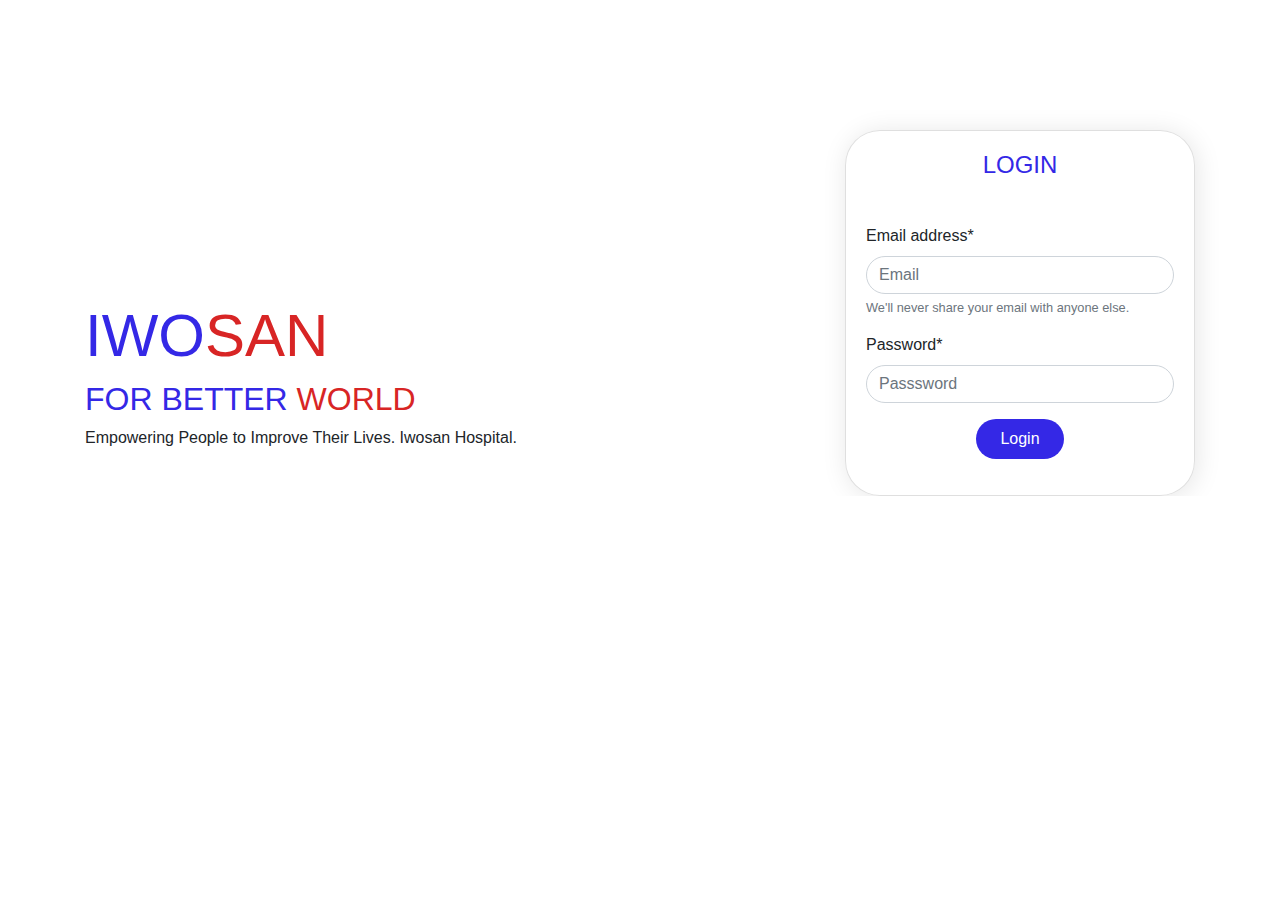
<file: AdminPanel/Signin.html>
<!DOCTYPE html>
<html lang="en">

<head>
    <meta charset="UTF-8">
    <meta http-equiv="X-UA-Compatible" content="IE=edge">
    <meta name="viewport" content="width=device-width, initial-scale=1.0">
    <link href="https://fonts.googleapis.com/icon?family=Material+Icons" rel="stylesheet">
    <link rel="stylesheet" href="https://cdn.jsdelivr.net/npm/bootstrap@4.6.1/dist/css/bootstrap.min.css">
    <link rel="stylesheet" href="https://pro.fontawesome.com/releases/v5.10.0/css/all.css" integrity="sha384-AYmEC3Yw5cVb3ZcuHtOA93w35dYTsvhLPVnYs9eStHfGJvOvKxVfELGroGkvsg+p" crossorigin="anonymous" />
    <link rel="stylesheet" href="https://cdnjs.cloudflare.com/ajax/libs/font-awesome/4.7.0/css/font-awesome.min.css">
    <link rel="stylesheet" href="https://cdn.jsdelivr.net/npm/bootstrap-icons@1.7.2/font/bootstrap-icons.css">
    <link href="https://cdn.jsdelivr.net/npm/bootstrap@5.0.2/dist/css/bootstrap.min.css" rel="stylesheet" integrity="sha384-EVSTQN3/azprG1Anm3QDgpJLIm9Nao0Yz1ztcQTwFspd3yD65VohhpuuCOmLASjC" crossorigin="anonymous">
    <link rel="stylesheet" href="./css/signin.css">
    <title>SignIn</title>
</head>

<body>
    <div class="container-fluid signin-main">
        <section class="section1 ">
            <div class="box">

                <div class="container">
                    <div class="row justify-content-between">
                        <div class="col-lg-6">
                            <div class="social-media wrapper">
                                <h1 class="heading-main typing-demo">IWO<span class="gradient">SAN</span></h1>
                                <h2 class="typing-demo " id="heading-2">FOR BETTER <span class="gradient">WORLD</span></h2>
                                <p class="typing-demo">
                                    Empowering People to Improve Their Lives. Iwosan Hospital.
                                </p>
                            </div>
                        </div>
                        <!-- card start -->
                        <div class="col-lg-4 custom-card">
                            <div class="card">
                                <header class="card-header">
                                    <h4 class="card-title mt-2">LOGIN</h4>
                                </header>
                                <article class="card-body">
                                    <form>
                                        <!-- form-row end.// -->
                                        <div class="form-group">
                                            <label>Email address*</label>
                                            <input type="email" class="form-control card-input" placeholder="Email">
                                            <small class="form-text text-muted">We'll never share your email with anyone else.</small>
                                        </div>
                                        <!-- form-group end.// -->
                                        <!-- form-row.// -->
                                        <div class="form-group">
                                            <label>Password*</label>
                                            <input class="form-control card-input" type="password" placeholder="Passsword">
                                        </div>
                                        <!-- form-group end.// -->

                                        <div class="form-group d-flex justify-content-center">
                                            <a href="./index.html" type="submit" class="btn btn-primary button "> Login </a>
                                        </div>
                                        <!-- form-group// -->
                                    </form>
                                </article>
                                <!-- card-body end .// -->
                            </div>
                            <!-- card.// -->
                        </div>
                        <!-- col.//-->
                    </div>
                </div>
                <!-- row.//-->
            </div>
        </section>
    </div>
</body>
<script src="https://cdn.jsdelivr.net/npm/jquery@3.5.1/dist/jquery.slim.min.js"></script>
<script src="https://cdn.jsdelivr.net/npm/bootstrap@4.6.1/dist/js/bootstrap.bundle.min.js"></script>
<script src="https://cdn.jsdelivr.net/npm/@popperjs/core@2.9.2/dist/umd/popper.min.js" integrity="sha384-IQsoLXl5PILFhosVNubq5LC7Qb9DXgDA9i+tQ8Zj3iwWAwPtgFTxbJ8NT4GN1R8p" crossorigin="anonymous"></script>
<script src="https://cdn.jsdelivr.net/npm/bootstrap@5.0.2/dist/js/bootstrap.min.js" integrity="sha384-cVKIPhGWiC2Al4u+LWgxfKTRIcfu0JTxR+EQDz/bgldoEyl4H0zUF0QKbrJ0EcQF" crossorigin="anonymous"></script>

</html>
</file>
<file: AdminPanel/css/style.css>
@media only screen and (max-width: 576px) {
        .button-grp {
            margin-top: 12px !important;
        }
    }
    
    @media only screen and (max-width: 991px) {
        .sidebar-header {
            border-radius: 22px 22px 0 0 !important;
        }
    }
    
    @media only screen and (max-width: 991px) {
        .sidebar-lastitem {
            border-radius: 0 0 0 0 !important;
        }
    }
    
    @media only screen and (max-width: 991px) {
        .show-dropdown {
            justify-content: start !important;
        }
    }
    
    @media only screen and (max-width: 991px) {
        .status-dropdown {
            margin-left: 12px !important;
        }
    }
    
    @media only screen and (max-width: 991px) {
        .dark-theme {
            justify-content: start !important;
            margin-top: 7px !important;
        }
    }
    
    @media only screen and (max-width: 991px) {
        .user-profile-div {
            margin-left: 5px !important;
        }
    }
    
    @media only screen and (max-width: 991px) {
        .emergancy {
            display: none !important;
        }
    }
    
    @media only screen and (max-width: 991px) {
        .list-unstyled {
            margin-bottom: auto !important;
        }
    }
    
    @media only screen and (max-width: 991px) {
        .notifiction-icon {
            display: none !important;
        }
    }
    
    @media only screen and (max-width: 991px) {
        .search-bar {
            margin-left: 0 !important;
        }
    }
    
    @media only screen and (max-width: 991px) {
        .side-bar {
            margin-left: 9px !important;
        }
    }
    
    @media only screen and (max-width: 991px) {
        .color {
            padding-top: 0 !important;
        }
    }
    
    @media only screen and (max-width: 1320px) and (min-width:1200px) {
        .nav-pills .nav-link {
            padding: 11px 30px !important;
        }
    }
    
    @media only screen and (max-width: 699px) and (min-width:576px) {
        .nav-pills .nav-link {
            padding: 11px 28px !important;
        }
    }
    
    @media only screen and (max-width: 474px) and (min-width:380px) {
        .nav-pills .nav-link {
            padding: 11px 27px !important;
        }
    }
    
    @media only screen and (max-width: 380px) and (min-width:287px) {
        .nav-pills .nav-link {
            padding: 9px 15px !important;
        }
    }
    
    .search-bar {
        background-color: rgb(248, 246, 246);
        border-radius: 13px;
        margin-top: 10px;
        margin-left: 5px;
    }
    
    i {
        color: #100db1;
    }
    
    .dark-theme i {
        color: black !important;
    }
    
    .pb-9 {
        padding-top: 9px;
    }
    
    .side-bar {
        border-radius: 20px;
        margin-top: 8px;
        background-color: rgb(248, 246, 246);
    }
    
    .logo {
        width: 150px;
    }
    
    .logo-main {
        margin-left: 18px;
        margin-top: 18px;
    }
    
    .logout {
        color: rgb(216, 37, 37);
        text-decoration: none;
        font-weight: 700;
        margin-left: 7px;
    }
    
    .logout:hover {
        color: rgb(216, 37, 37);
        text-decoration: none;
    }
    
    .header-input {
        border-radius: 10px;
        margin-top: 13px;
        margin-left: 5px;
        width: 100%;
    }
    
    .nav-input {
        border-radius: 9px;
        width: 100%;
        padding: 5px 19px;
    }
    
    .user-profile {
        font-weight: 500;
        text-decoration: none;
        color: rgb(14, 13, 13);
        margin-right: 8px;
        margin-top: 2px;
    }
    
    .user-profile:hover {
        text-decoration: none;
        color: gray;
    }
    
    .user-img {
        clip-path: circle(31.6% at 49% 31%);
        width: 50px;
    }
    
    .mt-15 {
        margin-top: 15px;
    }
    
    .list-items {
        text-decoration: none;
        color: rgb(10, 10, 10);
    }
    
    .list-items:hover {
        text-decoration: none;
        color: rgb(100, 100, 100);
    }
    
    .demention {
        border: 1px solid lightgray;
        margin-left: 2px;
        border-radius: 22px;
        margin-top: 20px;
    }
    
    .chat-container {
        border: 1px solid lightgray;
        border-radius: 22px;
        margin-top: 20px;
        margin-left: 5px;
    }
    
    .main-content {
        height: 600px;
        border-radius: 10px;
        display: flex;
        justify-content: center;
        padding-top: 100px;
        margin-top: 20px;
        margin-bottom: 62px;
    }
    
    .main-input {
        width: 272px;
        border-radius: 20px;
    }
    
    .main-btn {
        width: 280px;
        border-radius: 20px;
        background-color: #100db1;
        border: none;
        font-size: 14px;
        padding: 10px 0;
    }
    
    .btn-primary:focus {
        background-color: #100db1;
        border-color: #100db1;
        box-shadow: none;
    }
    
    .emergancy-heading {
        color: rgb(216, 37, 37);
    }
    
    .list-unstyled {
        margin-bottom: 481px;
        margin-left: 15px;
        font-size: 14px;
    }
    
    .mt-10 {
        margin-top: 10px;
    }
    
    .color {
        color: #100db1;
        margin-left: 15px;
        font-size: 30px;
    }
    
    .navbar-toggler:focus {
        box-shadow: none;
        outline: none;
    }
    
    .designation {
        color: rgb(11, 94, 189);
    }
    
    .tgl-btn {
        border: 1px solid gray;
        border-radius: 10px;
        padding: 12px 18px;
    }
    
    .show-dropdown {
        display: flex;
        justify-content: space-between;
        padding-left: 0;
        padding-right: 0;
    }
    
    .dropdown-font {
        font-weight: 700;
        margin-top: 7px;
        margin-left: 8px;
        font-size: 12px;
    }
    
    .nav-btn {
        border: 1px solid #d2cfcf;
        border-radius: 9px;
        padding: 10px 41px;
        font-size: 9px;
        font-weight: 700;
    }
    
    .mb-30 {
        margin-bottom: 30px;
    }
    
    .mb-20 {
        margin-bottom: 20px;
    }
    
    .block1 {
        padding: 15px 20px;
        border-radius: 20px;
        border: 1px solid #e2e2e2;
    }
    
    .card-img {
        clip-path: circle(31.6% at 49% 31%);
        width: 130px;
        margin-bottom: -70px;
    }
    
    .card-img1 {
        clip-path: circle(31.6% at 49% 31%);
        width: 60px;
    }
    /* .active {
        background-color: #f80d38;
        color: white;
        border: none;
    } */
    
    .gender {
        color: #f80d38;
        font-weight: 500;
        font-size: 12px;
    }
    
    .f1-style {
        font-size: 14px;
    }
    
    .chat-btn {
        border: 1px solid #d2cfcf;
        border-radius: 40px;
        padding: 9px 38px;
        font-size: 10px;
        font-weight: 800;
    }
    
    .book-btn {
        border-radius: 40px;
        background-color: #100db1;
        border-color: #100db1;
        padding: 9px 38px;
        font-size: 10px;
        font-weight: 600;
    }
    
    .book-btn:hover {
        background-color: #100db1;
    }
    
    .select-dropdown {
        width: 57%;
        border-radius: 9px;
        margin-left: 10px;
        padding: 8px 11px;
        font-size: 12px;
    }
    
    .dot,
    .dot:before,
    .dot:after {
        position: absolute;
        width: 20px;
        height: 20px;
        border-radius: 20px;
        background-color: #34495e;
    }
    
    .dot {
        top: 50%;
        left: 50%;
        margin-top: -10px;
        margin-left: -10px;
    }
    
    .dot:before,
    .dot:after {
        content: "";
    }
    
    .dot:before {
        right: 25px;
        transition: right .3s ease-out;
    }
    
    .dot:after {
        left: 25px;
        transition: left .3s ease-out;
    }
    
    .dots:hover .dot:before {
        right: -25px;
    }
    
    .dots:hover .dot:after {
        left: -25px;
    }
    
    .button-grp {
        padding-right: 0;
    }
    
    .dot-menu i {
        color: black;
    }
    
    .mt-16 {
        margin-top: -16px;
    }
    
    .dropdown-menu {
        border-radius: 12px;
    }
    
    .dropdown-divider {
        border-bottom: 1px solid #d2cfcf;
    }
    
    .w-161 {
        width: 161px !important;
    }
    
    .form-control:focus {
        box-shadow: none;
        outline: 0;
        border-color: #d2cfcf;
    }
    
    .form-select:focus {
        border-color: #d2cfcf;
        box-shadow: none;
        outline: 0;
    }
    
    .btn:focus {
        outline: 0;
        box-shadow: none;
    }
    
    .nav-pills .nav-link.active {
        background-color: #f80d38;
    }
    
    .nav-pills .nav-link {
        border: 1px solid lightgray;
        border-radius: 0;
        padding: 11px 39px;
        font-size: 9px;
        font-weight: 700;
        color: black;
    }
    
    .fs-12 {
        font-size: 12px;
    }
    
    .header {
        position: relative;
        width: 100%;
        height: 80px;
        background-color: #ededed;
    }
    
    .sidebar-header {
        background-color: #e7e7e7;
        ;
        border-radius: 22px 0 0 0px;
        border-bottom: 1px solid lightgrey;
        padding-left: 12px;
        padding-top: 21px;
    }
    
    .sidebar-items {
        background-color: rgb(248, 246, 246);
        border-bottom: 1px solid lightgrey;
        padding-left: 12px;
        padding-top: 21px;
        display: flex;
        justify-content: space-between;
    }
    
    .sidebar-lastitem {
        border-radius: 0px 0 0 22px;
        background-color: rgb(248, 246, 246);
        height: 85px;
        padding-top: 21px;
    }
    
    .sidebar-search {
        width: 85%;
        border-radius: 10px;
        margin-left: 18px;
    }
    
    .chat-header {
        border-bottom: 1px solid lightgray;
        border-radius: 0 22px 0 0;
        padding-left: 12px;
        padding-top: 21px;
    }
    
    .chat-profiles {
        font-weight: 500;
        text-decoration: none;
        color: rgb(14, 13, 13);
        margin-top: 2px;
        margin-left: 2px;
    }
    
    .text-color {
        color: rgb(180, 178, 178);
        margin-right: 10px;
    }
    
    .chat-footer {
        border-top: 1px solid lightgray;
        border-radius: 0 0px 0 0;
        padding-left: 12px;
        padding-top: 21px;
        margin-top: 68px;
    }
    
    .footer-search {
        border: none;
    }
    
    .footer-btn {
        background-color: rgb(216, 37, 37);
        border-radius: 24px;
        padding: 8px 20px;
    }
    
    .bi-send {
        color: white;
    }
    
    .chat-time {
        width: 100%;
        text-align: center;
        border-bottom: 1px solid lightgray;
        line-height: 0.1em;
        margin: 30px 0 20px;
        font-size: 12px;
    }
    
    .chat-time span {
        background: #fff;
        padding: 0 10px;
    }
    
    .chat-img {
        clip-path: circle(31.6% at 49% 31%);
        width: 30px;
        margin-left: 14px;
        margin-top: 24px;
    }
    
    .message {
        background-color: rgb(248, 246, 246);
        border-radius: 50px;
        padding: 21px 10px;
        margin-left: 15px;
    }
    
    .signin-main {
        background-color: f8f6f6;
    }
</file>
<file: AdminPanel/css/signin.css>
.section1 {
    position: relative;
    overflow: hidden;
}

.section1-text {
    text-align: center;
}

.box {
    background-position: center center;
    background-repeat: no-repeat;
    background-size: cover;
    background-color: #ffff;
    position: relative;
}

.social-media {
    padding-top: 300px;
}

.heading-main {
    color: rgb(52, 40, 230);
    font-size: 60px !important;
    font-weight: 300 !important;
    font-family: 'Montserrat', sans-serif;
}

.custom-card {
    margin-top: 130px;
}

.custom-card .card {
    border-radius: 35px;
    box-shadow: 2px 2px 26px rgb(0 0 0 / 10%);
    background-color: #ffffffdb;
}

#heading-2 {
    color: rgb(52, 40, 230);
}

.gradient {
    color: rgb(216, 37, 37);
}

.card-header {
    background-color: transparent !important;
    border-bottom: none;
    color: rgb(52, 40, 230);
    display: flex;
    justify-content: center;
}

.card-input {
    border-radius: 50px;
}

.button {
    border-radius: 50px;
    padding: 8px 24px;
    background-color: rgb(52, 40, 230);
    border: rgb(52, 40, 230);
}
</file>
